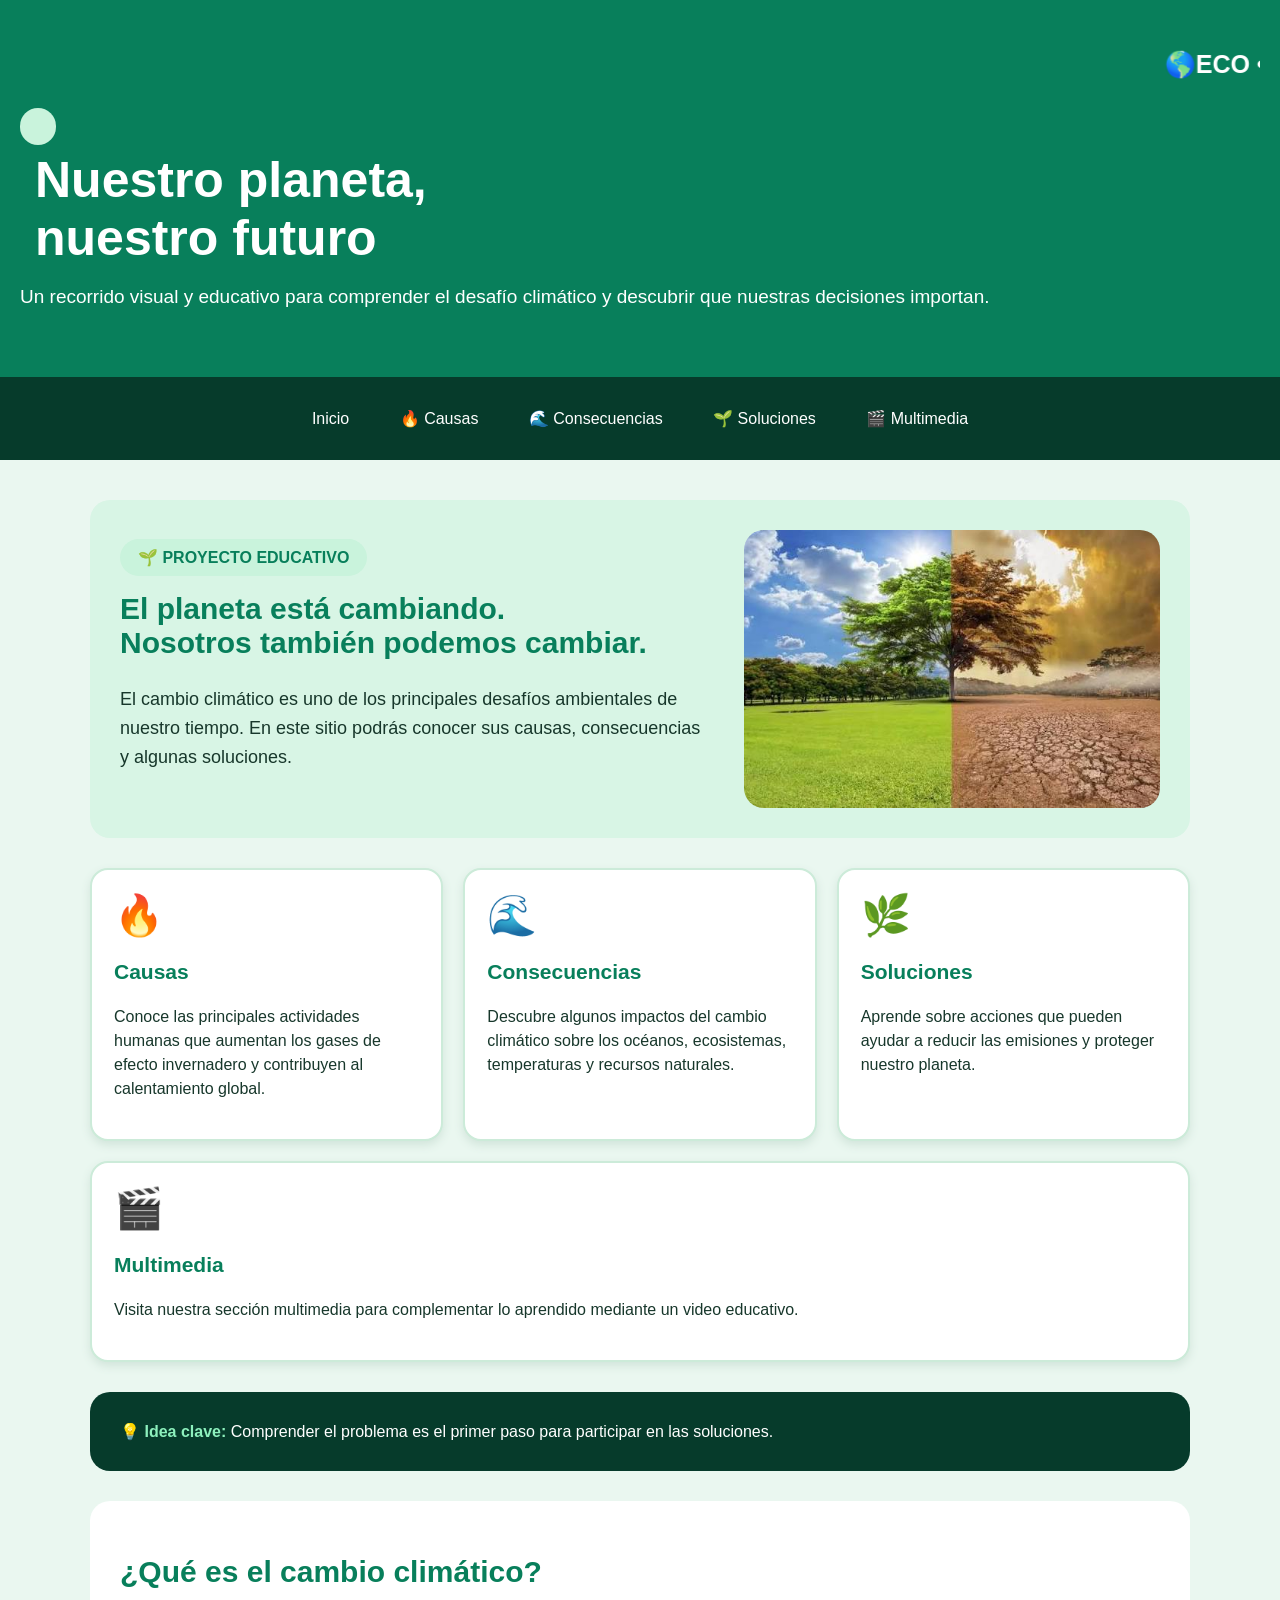
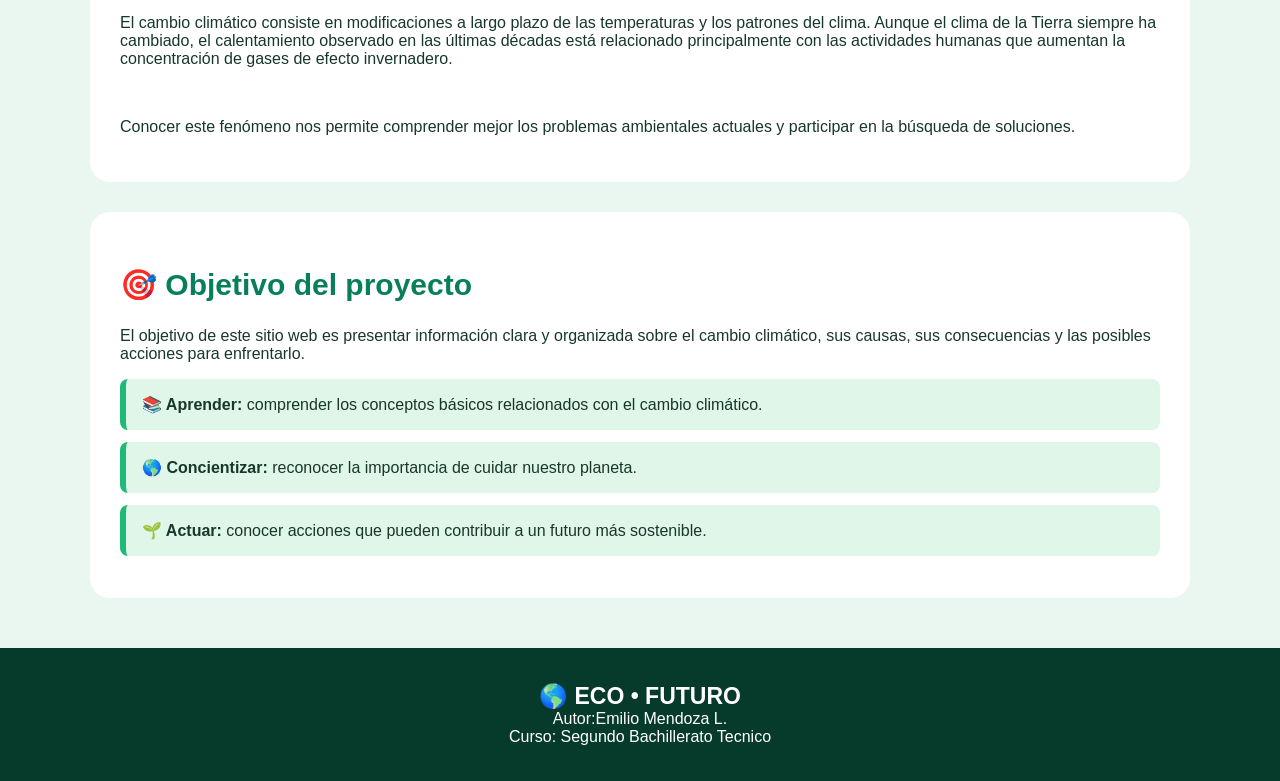
<file: index.html>
<!DOCTYPE html>
<html lang="es">

<head>
    <meta charset="UTF-8">
    <meta name="viewport"
          content="width=device-width, initial-scale=1.0">
    <title>Inicio | Cambio Climático</title>
    <link rel="stylesheet" href="style.css">
</head>

<body>
    <header>
        <marquee><div class="logo">
             🌎ECO • FUTURO
        </div></marquee>
        <div class="hero-wrap">
            <span class="badge">
            </span>
            <h1>
                Nuestro planeta,
                <br>
                nuestro futuro
            </h1>

            <p>
                Un recorrido visual y educativo para comprender
                el desafío climático y descubrir que nuestras
                decisiones importan.
            </p>
        </div>
    </header>
    <nav>

        <a href="index.html" class="activo">
            Inicio
        </a>
        <a href="Causas.html">
            🔥 Causas
        </a>
        <a href="consecuencias.html">
            🌊 Consecuencias
        </a>
        <a href="Soluciones.html">
            🌱 Soluciones
        </a>
        <a href="multimedia.html">
            🎬 Multimedia
        </a>
    </nav>

    <main>

        <section class="feature">
            <div>
                <span class="badge">
                    🌱 PROYECTO EDUCATIVO
                </span>
                <h2 class="section-title">
                    El planeta está cambiando.
                    <br>
                    Nosotros también podemos cambiar.
                </h2>
                <p class="intro">

                    El cambio climático es uno de los principales
                    desafíos ambientales de nuestro tiempo.
                    En este sitio podrás conocer sus causas,
                    consecuencias y algunas soluciones.
                </p>
            </div>

            <img
                src="./img/images.jfif"
                alt="Ilustración del planeta Tierra">

        </section>

        <div class="grid">


            <article class="card">
                <div class="icon">
                    🔥
                </div>
                <h3>
                    Causas
                </h3>
                <p>

                    Conoce las principales actividades humanas
                    que aumentan los gases de efecto invernadero
                    y contribuyen al calentamiento global.

                </p>
            </article>
            <article class="card">

                <div class="icon">
                    🌊
                </div>
                <h3>
                    Consecuencias
                </h3>
                <p>

                    Descubre algunos impactos del cambio climático
                    sobre los océanos, ecosistemas, temperaturas
                    y recursos naturales.

                </p>
            </article>
            <article class="card">
                <div class="icon">
                    🌿
                </div>
                <h3>
                    Soluciones
                </h3>
                <p>

                    Aprende sobre acciones que pueden ayudar
                    a reducir las emisiones y proteger
                    nuestro planeta.

                </p>

            </article>
            <article class="card">
                <div class="icon">
                    🎬
                </div>
                <h3>
                    Multimedia
                </h3>
                <p>

                    Visita nuestra sección multimedia para
                    complementar lo aprendido mediante
                    un video educativo.

                </p>

            </article>
        </div>

        <div class="callout">
            <strong>
                💡 Idea clave:
            </strong>
            Comprender el problema es el primer paso
            para participar en las soluciones.

        </div>

        <section>
            <h2 class="section-title">
                ¿Qué es el cambio climático?
            </h2>
            <p>

                El cambio climático consiste en modificaciones
                a largo plazo de las temperaturas y los patrones
                del clima. Aunque el clima de la Tierra siempre
                ha cambiado, el calentamiento observado en las
                últimas décadas está relacionado principalmente
                con las actividades humanas que aumentan la
                concentración de gases de efecto invernadero.

            </p>
            <br>
            <p>

                Conocer este fenómeno nos permite comprender
                mejor los problemas ambientales actuales y
                participar en la búsqueda de soluciones.

            </p>

        </section>
        <section>

            <h2 class="section-title">
                🎯 Objetivo del proyecto
            </h2>
            <p>

                El objetivo de este sitio web es presentar
                información clara y organizada sobre el cambio
                climático, sus causas, sus consecuencias y
                las posibles acciones para enfrentarlo.

            </p>
            <div class="list">
                <div>
                    <strong>
                        📚 Aprender:
                    </strong>

                    comprender los conceptos básicos
                    relacionados con el cambio climático.
                </div>
                <div>
                    <strong>
                        🌎 Concientizar:
                    </strong>

                    reconocer la importancia de cuidar
                    nuestro planeta.
                </div>
                <div>
                    <strong>
                        🌱 Actuar:
                    </strong>

                    conocer acciones que pueden contribuir
                    a un futuro más sostenible.
                </div>
            </div>
        </section>
    </main>
    <footer>

        <div class="footer-mark">
            🌎 ECO • FUTURO
        </div>

        <div class="small">

            Autor:Emilio Mendoza L.
            <br>
            Curso: Segundo Bachillerato Tecnico

        </div>
    </footer>
</body>
</html>
</file>
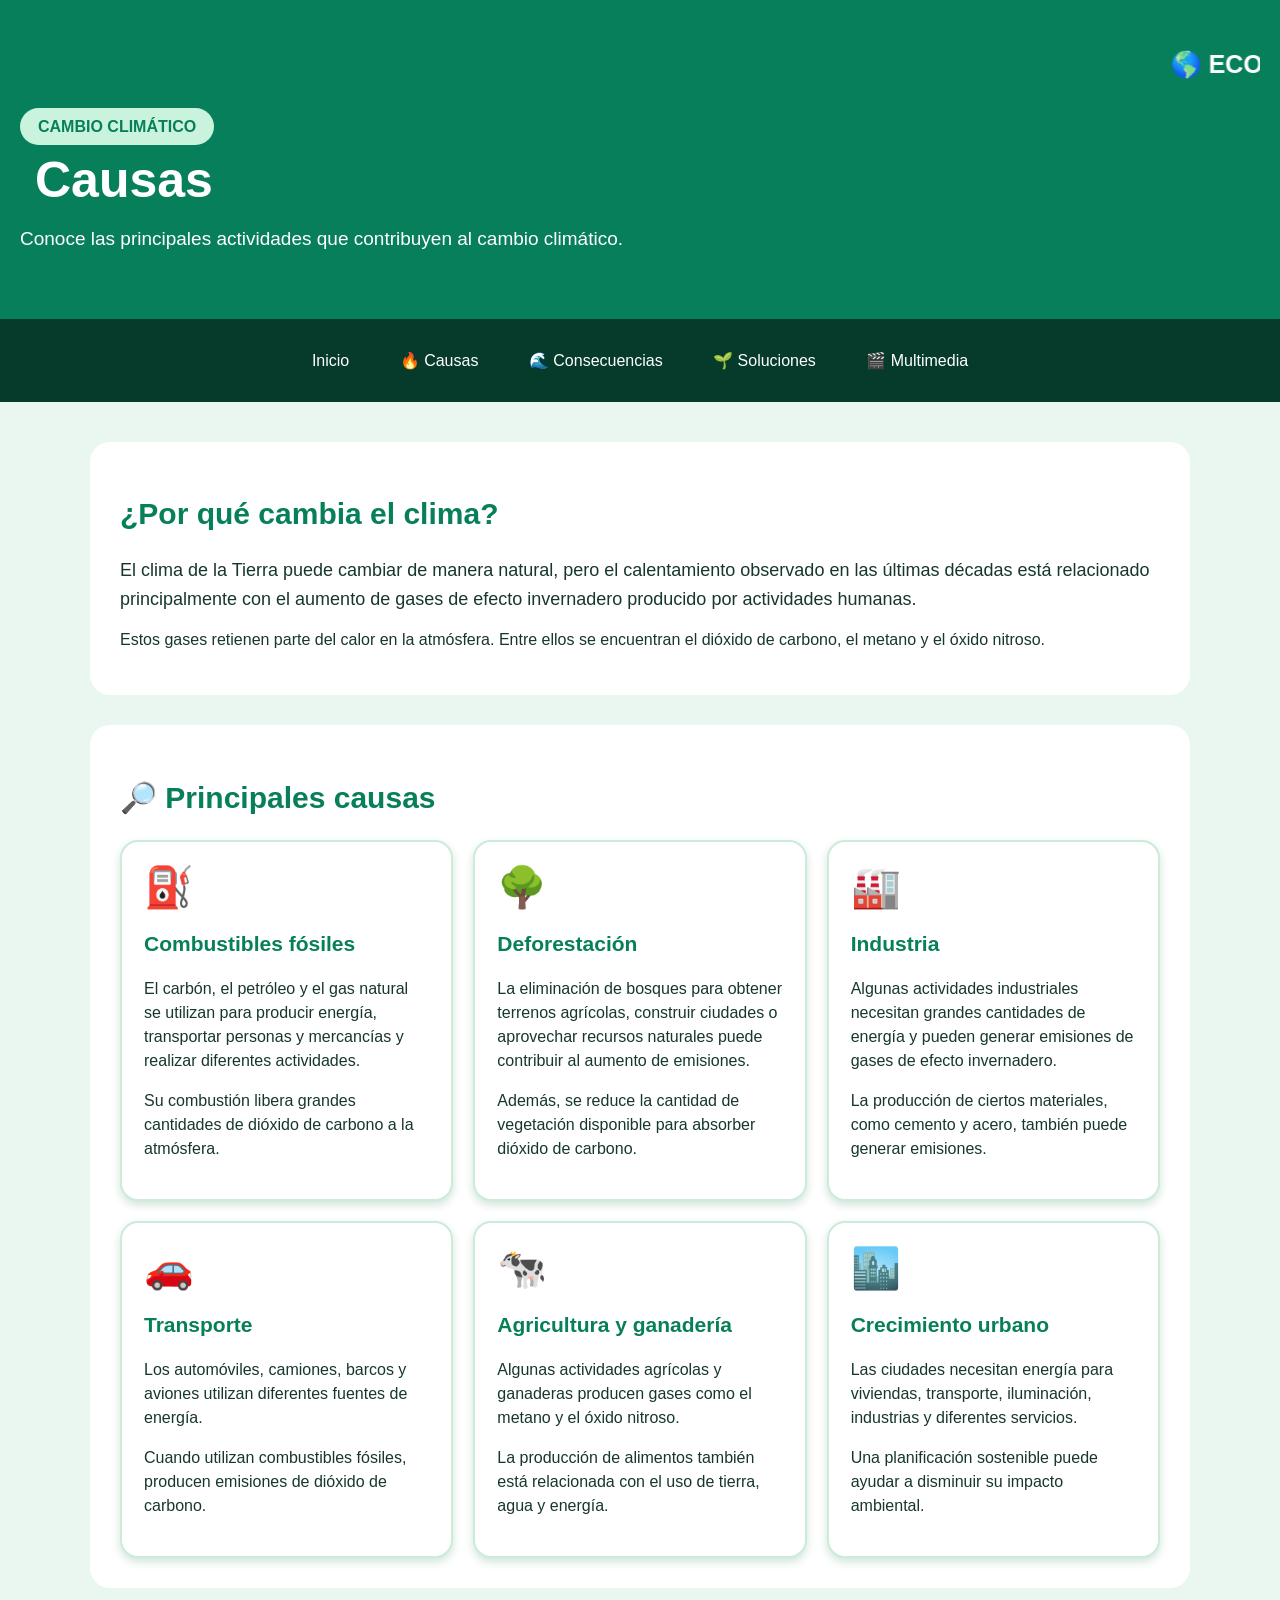
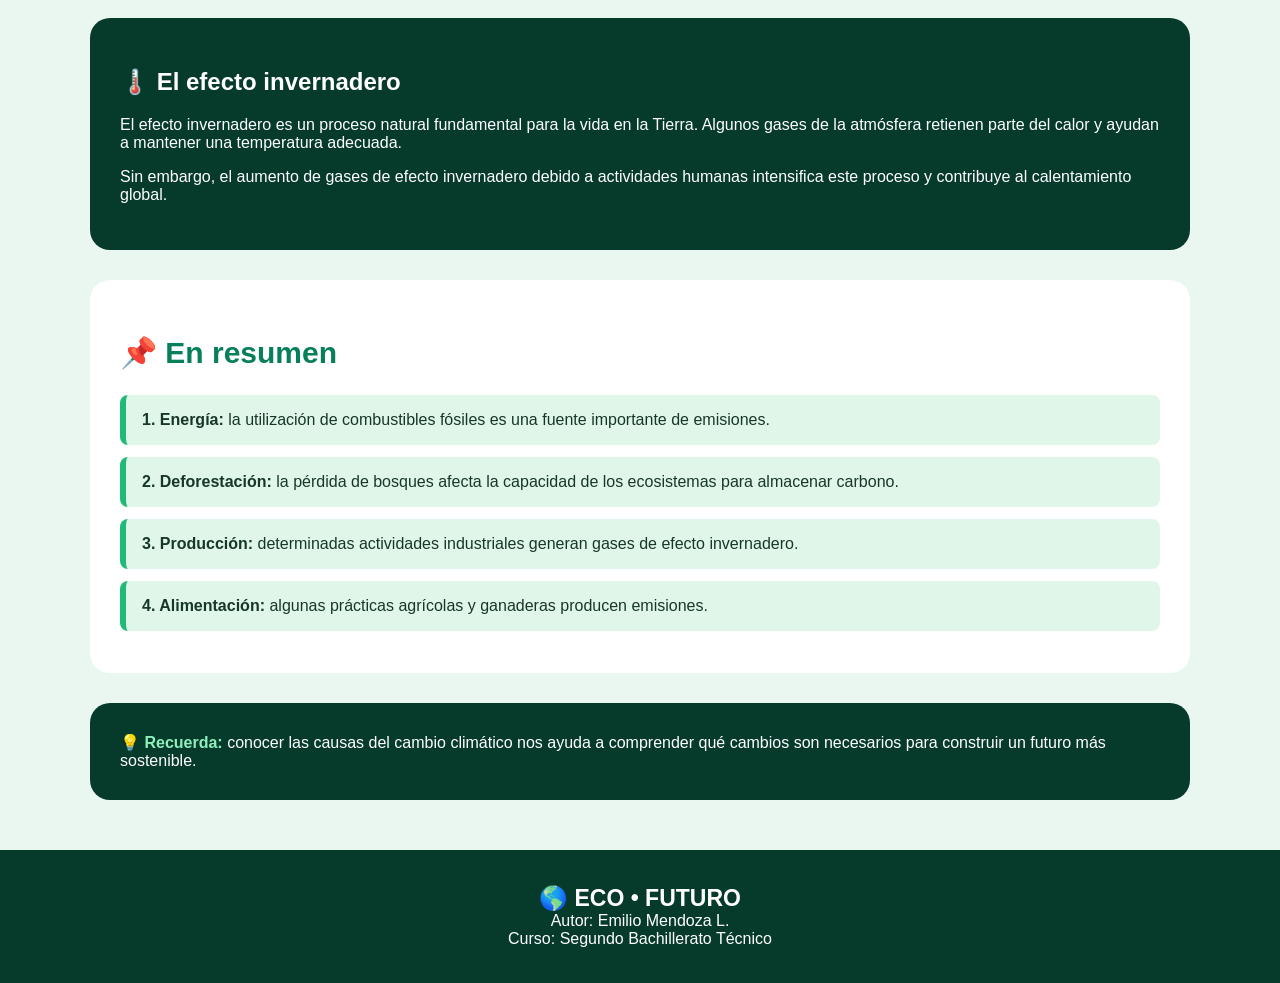
<file: Causas.html>
<!DOCTYPE html>
<html lang="es">

<head>
    <meta charset="UTF-8">
    <meta name="viewport" content="width=device-width, initial-scale=1.0">
    <title>Causas | Cambio Climático</title>
    <link rel="stylesheet" href="style.css">
</head>

<body>

    <header>

        <marquee>
            <div class="logo">🌎 ECO • FUTURO</div>
        </marquee>

        <div class="hero-wrap">

            <span class="badge">CAMBIO CLIMÁTICO</span>

            <h1>Causas</h1>

            <p>
                Conoce las principales actividades que contribuyen al cambio climático.
            </p>

        </div>

    </header>


    <nav>

        <a href="index.html">Inicio</a>

        <a href="Causas.html" class="activo">🔥 Causas</a>

        <a href="consecuencias.html">🌊 Consecuencias</a>

        <a href="Soluciones.html">🌱 Soluciones</a>

        <a href="multimedia.html">🎬 Multimedia</a>

    </nav>


    <main>

        <section>

            <h2 class="section-title">
                ¿Por qué cambia el clima?
            </h2>

            <p class="intro">
                El clima de la Tierra puede cambiar de manera natural, pero el calentamiento observado en las últimas décadas está relacionado principalmente con el aumento de gases de efecto invernadero producido por actividades humanas.
            </p>

            <p>
                Estos gases retienen parte del calor en la atmósfera. Entre ellos se encuentran el dióxido de carbono, el metano y el óxido nitroso.
            </p>

        </section>


        <section>

            <h2 class="section-title">
                🔎 Principales causas
            </h2>

            <div class="grid">

                <article class="card">

                    <div class="icon">⛽</div>

                    <h3>Combustibles fósiles</h3>

                    <p>
                        El carbón, el petróleo y el gas natural se utilizan para producir energía, transportar personas y mercancías y realizar diferentes actividades.
                    </p>

                    <p>
                        Su combustión libera grandes cantidades de dióxido de carbono a la atmósfera.
                    </p>

                </article>


                <article class="card">

                    <div class="icon">🌳</div>

                    <h3>Deforestación</h3>

                    <p>
                        La eliminación de bosques para obtener terrenos agrícolas, construir ciudades o aprovechar recursos naturales puede contribuir al aumento de emisiones.
                    </p>

                    <p>
                        Además, se reduce la cantidad de vegetación disponible para absorber dióxido de carbono.
                    </p>

                </article>


                <article class="card">

                    <div class="icon">🏭</div>

                    <h3>Industria</h3>

                    <p>
                        Algunas actividades industriales necesitan grandes cantidades de energía y pueden generar emisiones de gases de efecto invernadero.
                    </p>

                    <p>
                        La producción de ciertos materiales, como cemento y acero, también puede generar emisiones.
                    </p>

                </article>


                <article class="card">

                    <div class="icon">🚗</div>

                    <h3>Transporte</h3>

                    <p>
                        Los automóviles, camiones, barcos y aviones utilizan diferentes fuentes de energía.
                    </p>

                    <p>
                        Cuando utilizan combustibles fósiles, producen emisiones de dióxido de carbono.
                    </p>

                </article>


                <article class="card">

                    <div class="icon">🐄</div>

                    <h3>Agricultura y ganadería</h3>

                    <p>
                        Algunas actividades agrícolas y ganaderas producen gases como el metano y el óxido nitroso.
                    </p>

                    <p>
                        La producción de alimentos también está relacionada con el uso de tierra, agua y energía.
                    </p>

                </article>


                <article class="card">

                    <div class="icon">🏙️</div>

                    <h3>Crecimiento urbano</h3>

                    <p>
                        Las ciudades necesitan energía para viviendas, transporte, iluminación, industrias y diferentes servicios.
                    </p>

                    <p>
                        Una planificación sostenible puede ayudar a disminuir su impacto ambiental.
                    </p>

                </article>

            </div>

        </section>


        <section class="callout">

            <h2>
                🌡️ El efecto invernadero
            </h2>

            <p>
                El efecto invernadero es un proceso natural fundamental para la vida en la Tierra. Algunos gases de la atmósfera retienen parte del calor y ayudan a mantener una temperatura adecuada.
            </p>

            <p>
                Sin embargo, el aumento de gases de efecto invernadero debido a actividades humanas intensifica este proceso y contribuye al calentamiento global.
            </p>

        </section>


        <section>

            <h2 class="section-title">
                📌 En resumen
            </h2>

            <div class="list">

                <div>
                    <strong>1. Energía:</strong>
                    la utilización de combustibles fósiles es una fuente importante de emisiones.
                </div>

                <div>
                    <strong>2. Deforestación:</strong>
                    la pérdida de bosques afecta la capacidad de los ecosistemas para almacenar carbono.
                </div>

                <div>
                    <strong>3. Producción:</strong>
                    determinadas actividades industriales generan gases de efecto invernadero.
                </div>

                <div>
                    <strong>4. Alimentación:</strong>
                    algunas prácticas agrícolas y ganaderas producen emisiones.
                </div>

            </div>

        </section>


        <div class="callout">

            <strong>💡 Recuerda:</strong>

            conocer las causas del cambio climático nos ayuda a comprender qué cambios son necesarios para construir un futuro más sostenible.

        </div>

    </main>


    <footer>

        <div class="footer-mark">
            🌎 ECO • FUTURO
        </div>

        <div class="small">

            Autor: Emilio Mendoza L.

            <br>

            Curso: Segundo Bachillerato Técnico

        </div>

    </footer>

</body>

</html>
</file>
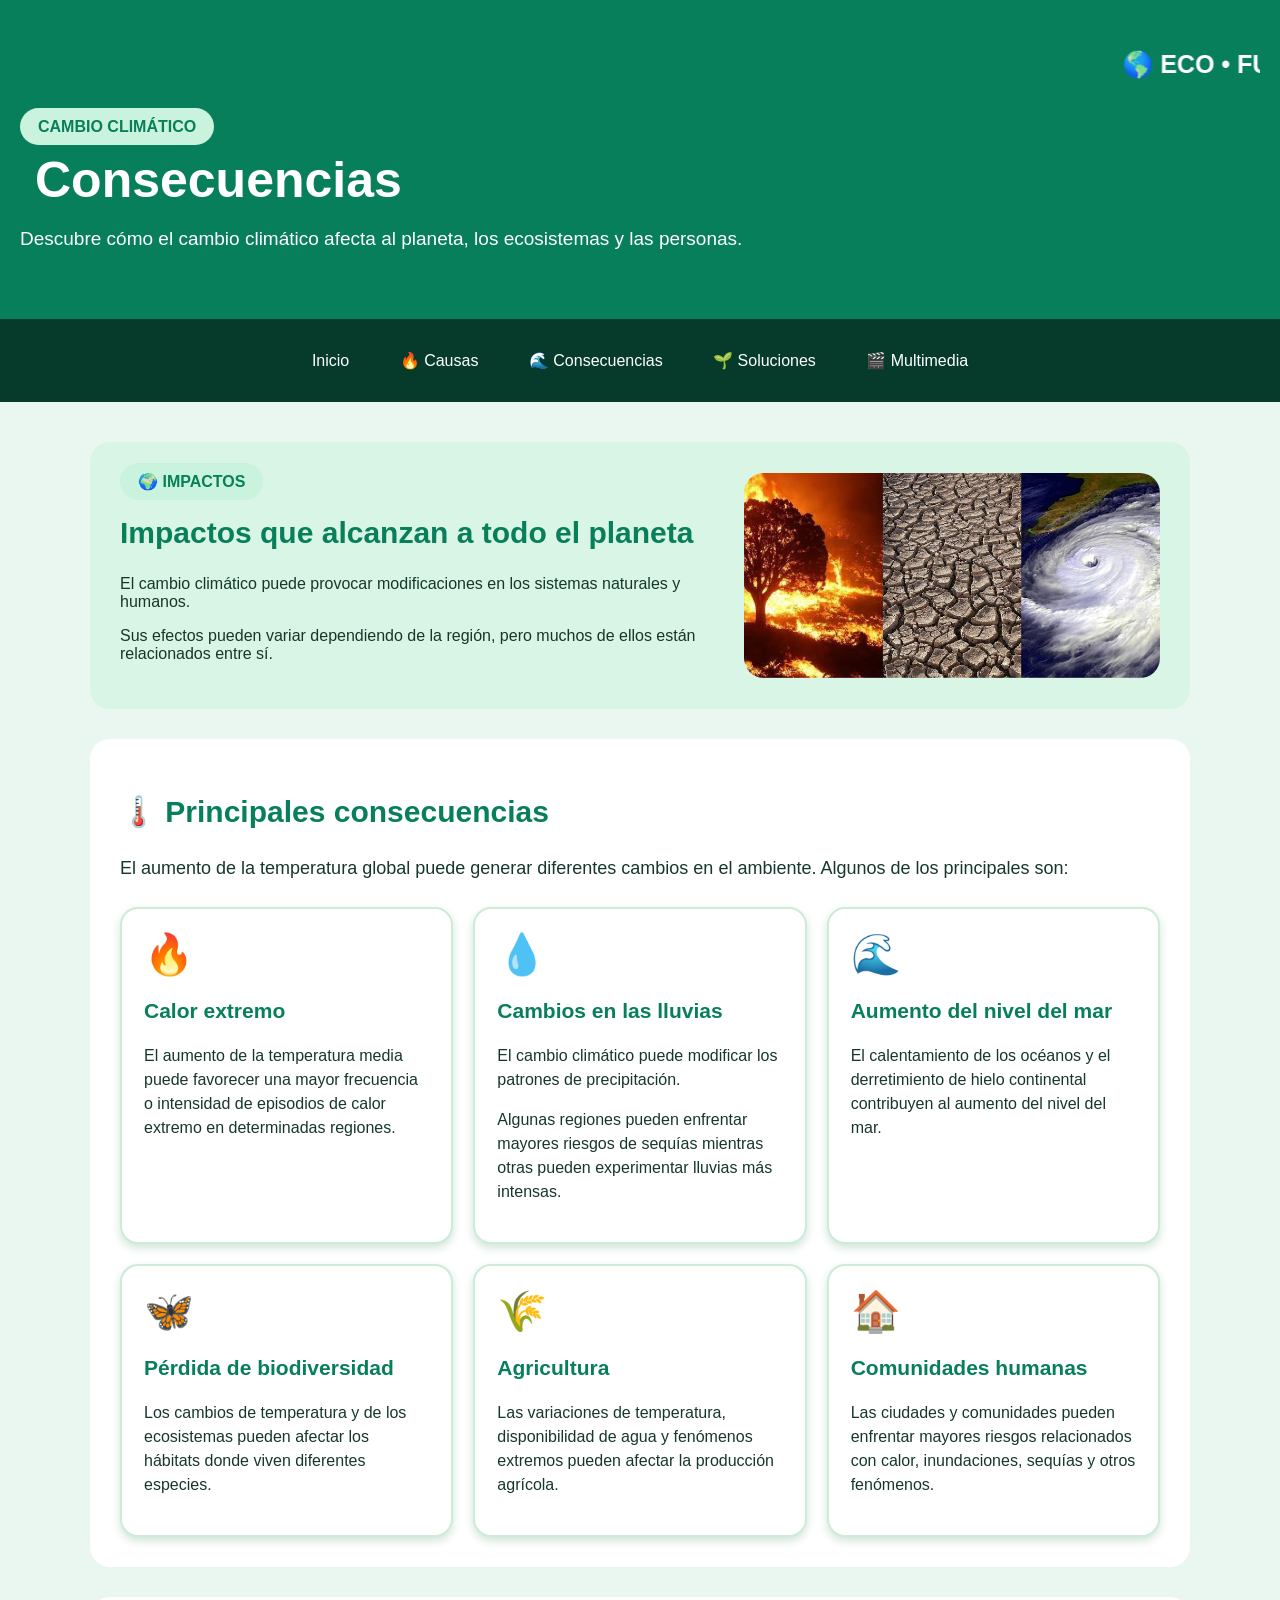
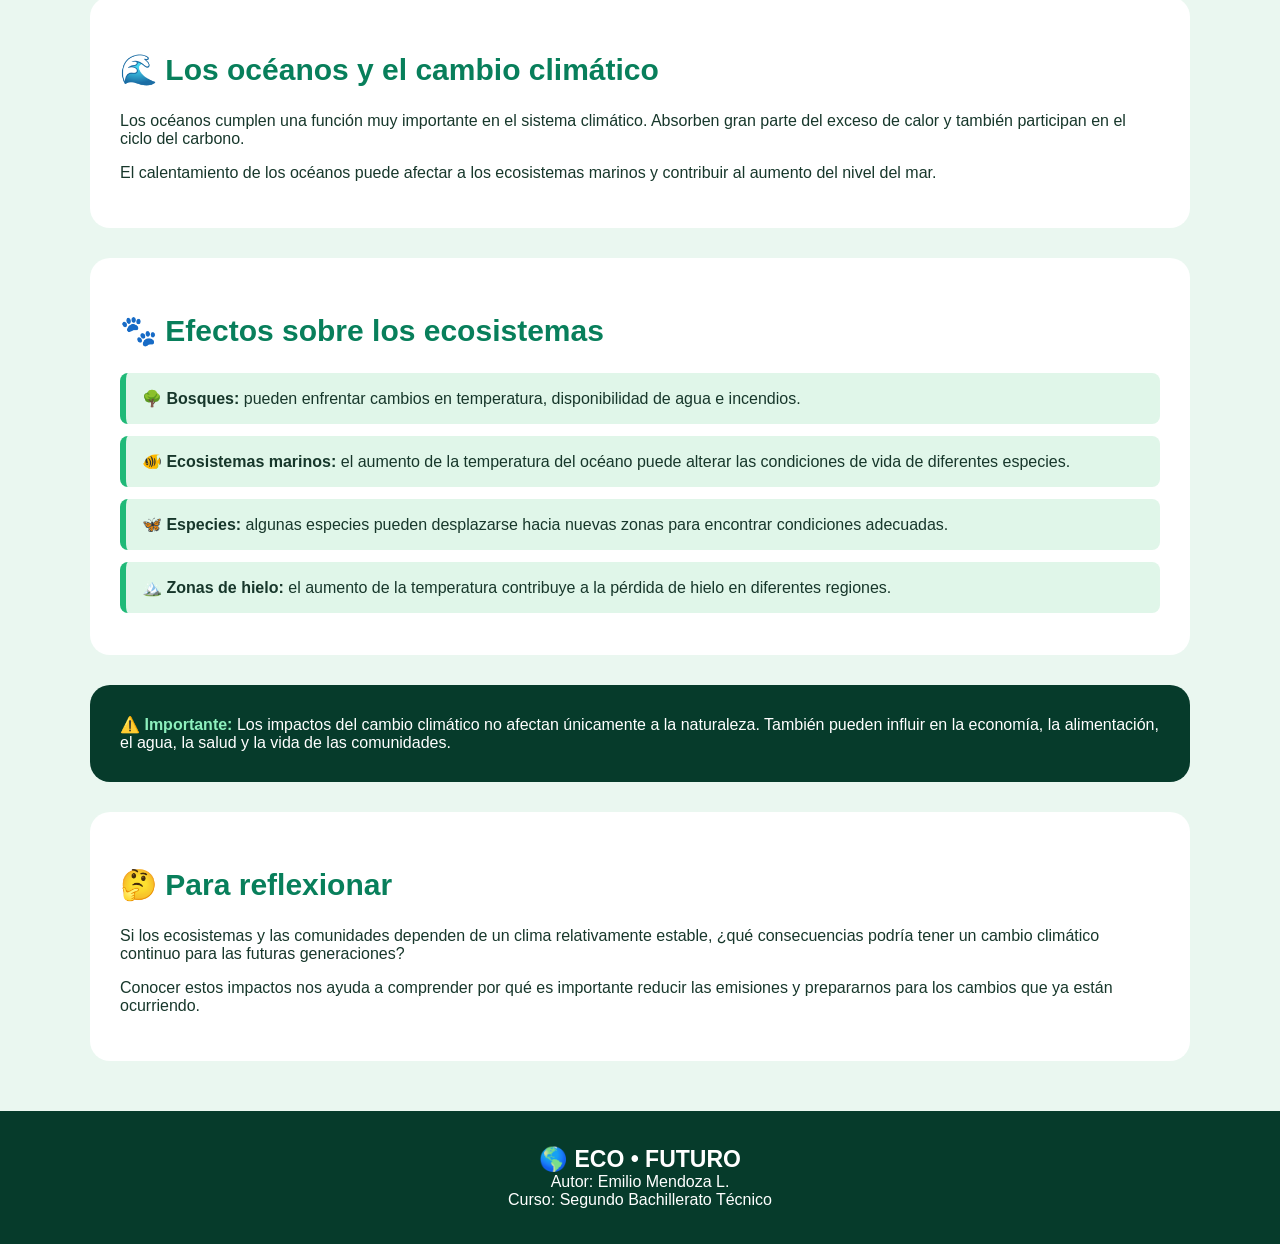
<file: consecuencias.html>
<!DOCTYPE html>

<html lang="es">

<head>

    <meta charset="UTF-8">

    <meta name="viewport" content="width=device-width, initial-scale=1.0">

    <title>Consecuencias | Cambio Climático</title>

    <link rel="stylesheet" href="style.css">

</head>


<body>


    <header>

        <marquee>

            <div class="logo">
                🌎 ECO • FUTURO
            </div>

        </marquee>


        <div class="hero-wrap">

            <span class="badge">
                CAMBIO CLIMÁTICO
            </span>

            <h1>
                Consecuencias
            </h1>

            <p>
                Descubre cómo el cambio climático afecta al planeta, los ecosistemas y las personas.
            </p>

        </div>

    </header>


    <nav>

        <a href="index.html">
            Inicio
        </a>

        <a href="Causas.html">
            🔥 Causas
        </a>

        <a href="consecuencias.html" class="activo">
            🌊 Consecuencias
        </a>

        <a href="Soluciones.html">
            🌱 Soluciones
        </a>

        <a href="multimedia.html">
            🎬 Multimedia
        </a>

    </nav>


    <main>


        <section class="feature">

            <div>

                <span class="badge">
                    🌍 IMPACTOS
                </span>

                <h2 class="section-title">
                    Impactos que alcanzan a todo el planeta
                </h2>

                <p>
                    El cambio climático puede provocar modificaciones en los sistemas naturales y humanos.
                </p>

                <p>
                    Sus efectos pueden variar dependiendo de la región, pero muchos de ellos están relacionados entre sí.
                </p>

            </div>


            <img
                src="./img/images (1).jfif"
                alt="Ilustración de los impactos del cambio climático"
            >

        </section>


        <section>

            <h2 class="section-title">
                🌡️ Principales consecuencias
            </h2>

            <p class="intro">
                El aumento de la temperatura global puede generar diferentes cambios en el ambiente. Algunos de los principales son:
            </p>


            <div class="grid">


                <article class="card">

                    <div class="icon">
                        🔥
                    </div>

                    <h3>
                        Calor extremo
                    </h3>

                    <p>
                        El aumento de la temperatura media puede favorecer una mayor frecuencia o intensidad de episodios de calor extremo en determinadas regiones.
                    </p>

                </article>


                <article class="card">

                    <div class="icon">
                        💧
                    </div>

                    <h3>
                        Cambios en las lluvias
                    </h3>

                    <p>
                        El cambio climático puede modificar los patrones de precipitación.
                    </p>

                    <p>
                        Algunas regiones pueden enfrentar mayores riesgos de sequías mientras otras pueden experimentar lluvias más intensas.
                    </p>

                </article>


                <article class="card">

                    <div class="icon">
                        🌊
                    </div>

                    <h3>
                        Aumento del nivel del mar
                    </h3>

                    <p>
                        El calentamiento de los océanos y el derretimiento de hielo continental contribuyen al aumento del nivel del mar.
                    </p>

                </article>


                <article class="card">

                    <div class="icon">
                        🦋
                    </div>

                    <h3>
                        Pérdida de biodiversidad
                    </h3>

                    <p>
                        Los cambios de temperatura y de los ecosistemas pueden afectar los hábitats donde viven diferentes especies.
                    </p>

                </article>


                <article class="card">

                    <div class="icon">
                        🌾
                    </div>

                    <h3>
                        Agricultura
                    </h3>

                    <p>
                        Las variaciones de temperatura, disponibilidad de agua y fenómenos extremos pueden afectar la producción agrícola.
                    </p>

                </article>


                <article class="card">

                    <div class="icon">
                        🏠
                    </div>

                    <h3>
                        Comunidades humanas
                    </h3>

                    <p>
                        Las ciudades y comunidades pueden enfrentar mayores riesgos relacionados con calor, inundaciones, sequías y otros fenómenos.
                    </p>

                </article>


            </div>

        </section>


        <section>

            <h2 class="section-title">
                🌊 Los océanos y el cambio climático
            </h2>

            <p>
                Los océanos cumplen una función muy importante en el sistema climático. Absorben gran parte del exceso de calor y también participan en el ciclo del carbono.
            </p>

            <p>
                El calentamiento de los océanos puede afectar a los ecosistemas marinos y contribuir al aumento del nivel del mar.
            </p>

        </section>


        <section>

            <h2 class="section-title">
                🐾 Efectos sobre los ecosistemas
            </h2>


            <div class="list">


                <div>

                    <strong>
                        🌳 Bosques:
                    </strong>

                    pueden enfrentar cambios en temperatura, disponibilidad de agua e incendios.

                </div>


                <div>

                    <strong>
                        🐠 Ecosistemas marinos:
                    </strong>

                    el aumento de la temperatura del océano puede alterar las condiciones de vida de diferentes especies.

                </div>


                <div>

                    <strong>
                        🦋 Especies:
                    </strong>

                    algunas especies pueden desplazarse hacia nuevas zonas para encontrar condiciones adecuadas.

                </div>


                <div>

                    <strong>
                        🏔️ Zonas de hielo:
                    </strong>

                    el aumento de la temperatura contribuye a la pérdida de hielo en diferentes regiones.

                </div>


            </div>

        </section>


        <div class="callout">

            <strong>
                ⚠️ Importante:
            </strong>

            Los impactos del cambio climático no afectan únicamente a la naturaleza. También pueden influir en la economía, la alimentación, el agua, la salud y la vida de las comunidades.

        </div>


        <section>

            <h2 class="section-title">
                🤔 Para reflexionar
            </h2>

            <p>
                Si los ecosistemas y las comunidades dependen de un clima relativamente estable, ¿qué consecuencias podría tener un cambio climático continuo para las futuras generaciones?
            </p>

            <p>
                Conocer estos impactos nos ayuda a comprender por qué es importante reducir las emisiones y prepararnos para los cambios que ya están ocurriendo.
            </p>

        </section>


    </main>


    <footer>

        <div class="footer-mark">
            🌎 ECO • FUTURO
        </div>


        <div class="small">

            Autor: Emilio Mendoza L.

            <br>

            Curso: Segundo Bachillerato Técnico

        </div>

    </footer>


</body>

</html>
</file>
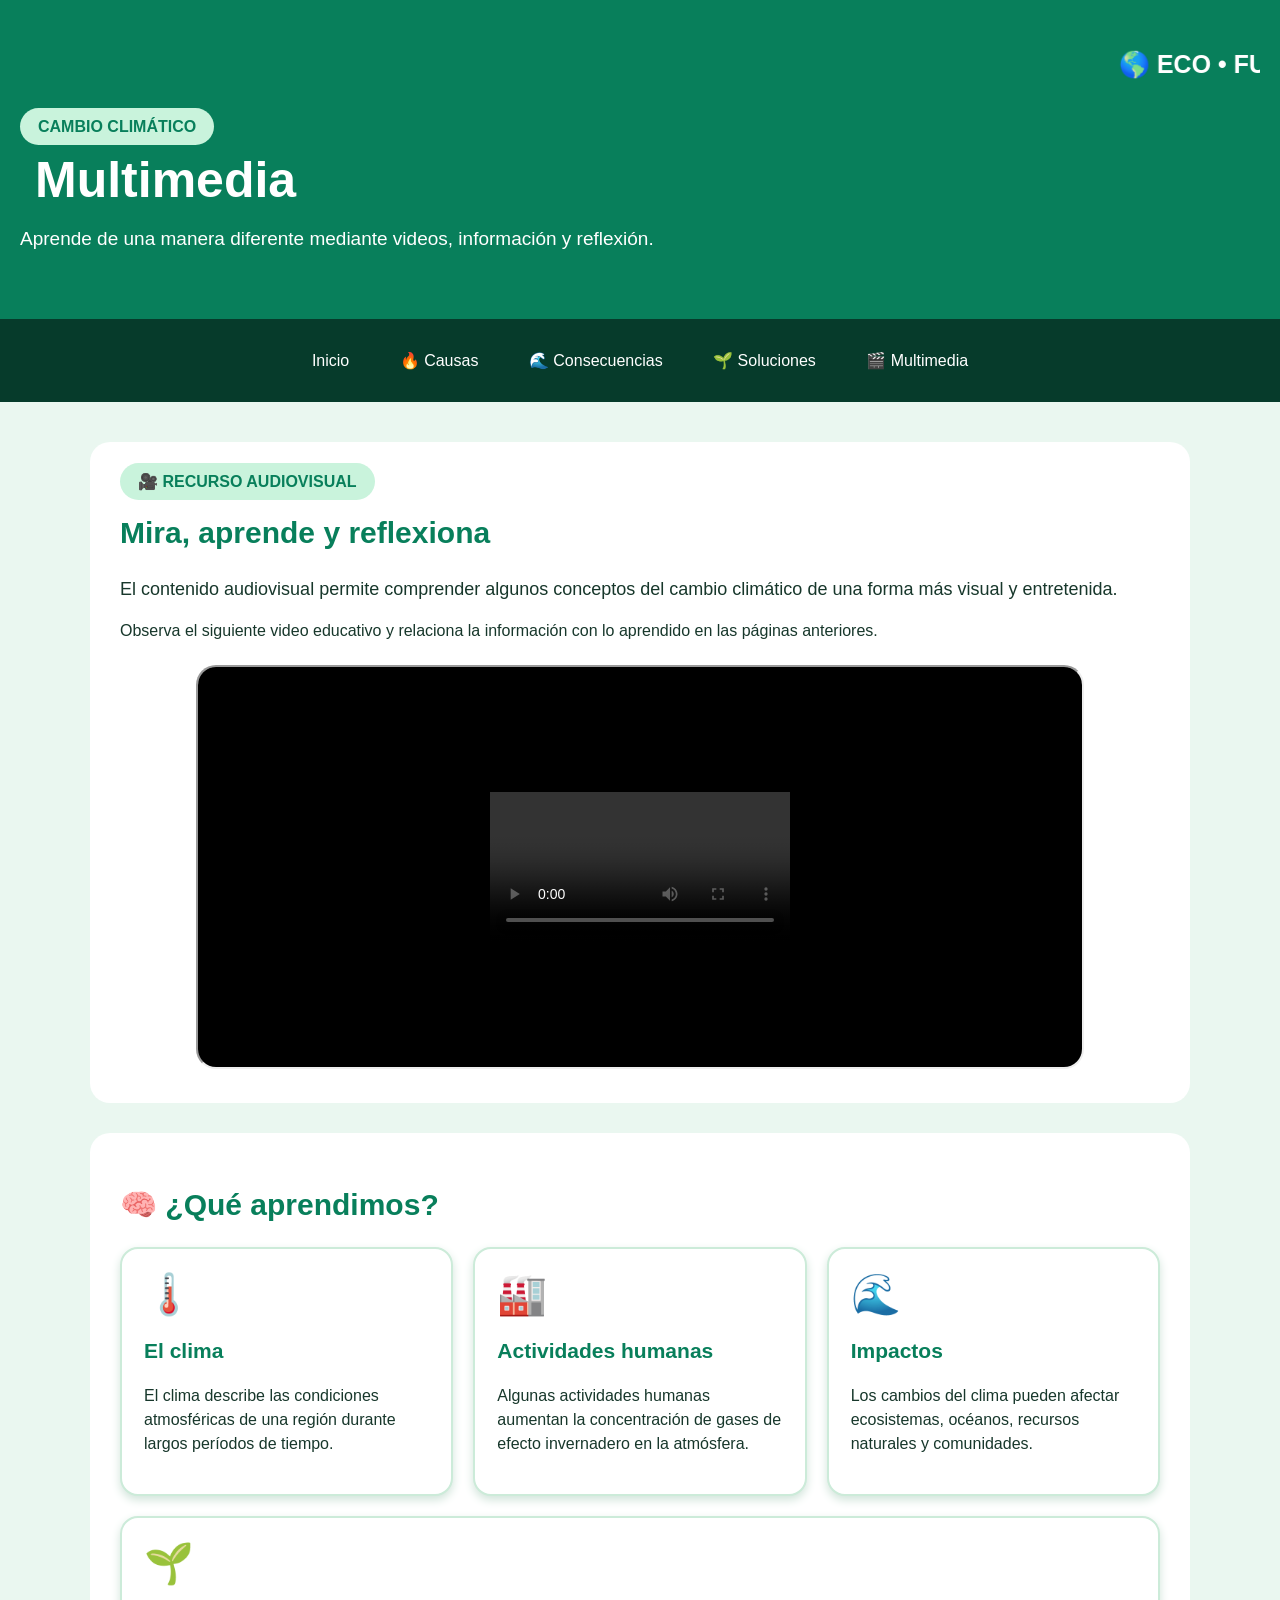
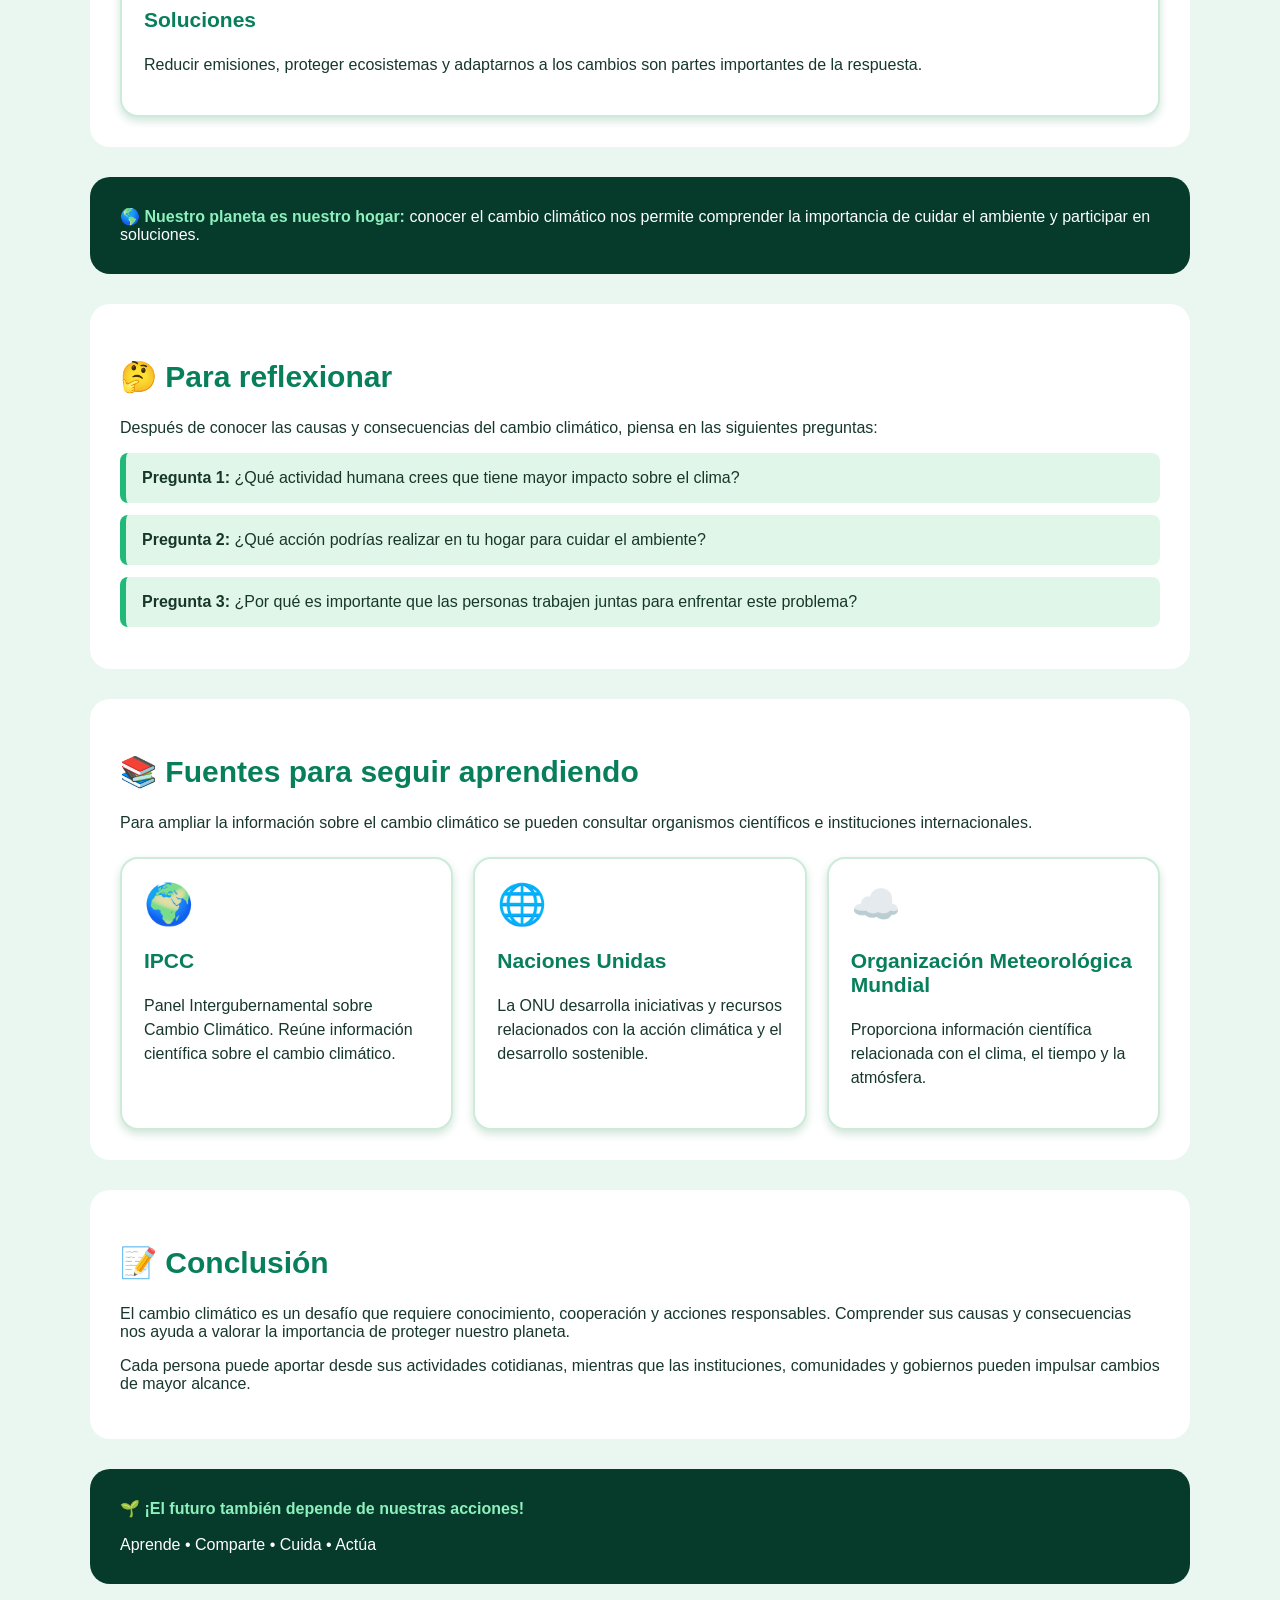
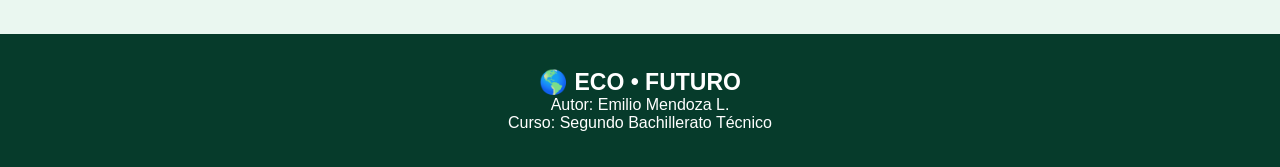
<file: multimedia.html>
<!DOCTYPE html>

<html lang="es">

<head>

    <meta charset="UTF-8">

    <meta name="viewport" content="width=device-width, initial-scale=1.0">

    <title>Multimedia | Cambio Climático</title>

    <link rel="stylesheet" href="style.css">

</head>


<body>


    <header>

        <marquee>

            <div class="logo">
                🌎 ECO • FUTURO
            </div>

        </marquee>


        <div class="hero-wrap">

            <span class="badge">
                CAMBIO CLIMÁTICO
            </span>

            <h1>
                Multimedia
            </h1>

            <p>
                Aprende de una manera diferente mediante videos, información y reflexión.
            </p>

        </div>

    </header>


    <nav>

        <a href="index.html">
            Inicio
        </a>

        <a href="Causas.html">
            🔥 Causas
        </a>

        <a href="consecuencias.html">
            🌊 Consecuencias
        </a>

        <a href="Soluciones.html">
            🌱 Soluciones
        </a>

        <a href="multimedia.html" class="activo">
            🎬 Multimedia
        </a>

    </nav>


    <main>


        <section>

            <span class="badge">
                🎥 RECURSO AUDIOVISUAL
            </span>

            <h2 class="section-title">
                Mira, aprende y reflexiona
            </h2>

            <p class="intro">
                El contenido audiovisual permite comprender algunos conceptos del cambio climático de una forma más visual y entretenida.
            </p>

            <p>
                Observa el siguiente video educativo y relaciona la información con lo aprendido en las páginas anteriores.
            </p>


            <div class="video">

                <iframe
                    src="./recursos/🔥Cambio Climático, Calentamiento Global, Efecto Invernadero⛅️ [Fácil y Rápido] _ BIOLOGÍA _.mp4"
                    title="Video educativo sobre el cambio climático"
                    allowfullscreen>
                </iframe>

            </div>

        </section>


        <section>

            <h2 class="section-title">
                🧠 ¿Qué aprendimos?
            </h2>


            <div class="grid">


                <article class="card">

                    <div class="icon">
                        🌡️
                    </div>

                    <h3>
                        El clima
                    </h3>

                    <p>
                        El clima describe las condiciones atmosféricas de una región durante largos períodos de tiempo.
                    </p>

                </article>


                <article class="card">

                    <div class="icon">
                        🏭
                    </div>

                    <h3>
                        Actividades humanas
                    </h3>

                    <p>
                        Algunas actividades humanas aumentan la concentración de gases de efecto invernadero en la atmósfera.
                    </p>

                </article>


                <article class="card">

                    <div class="icon">
                        🌊
                    </div>

                    <h3>
                        Impactos
                    </h3>

                    <p>
                        Los cambios del clima pueden afectar ecosistemas, océanos, recursos naturales y comunidades.
                    </p>

                </article>


                <article class="card">

                    <div class="icon">
                        🌱
                    </div>

                    <h3>
                        Soluciones
                    </h3>

                    <p>
                        Reducir emisiones, proteger ecosistemas y adaptarnos a los cambios son partes importantes de la respuesta.
                    </p>

                </article>


            </div>

        </section>


        <div class="callout">

            <strong>
                🌎 Nuestro planeta es nuestro hogar:
            </strong>

            conocer el cambio climático nos permite comprender la importancia de cuidar el ambiente y participar en soluciones.

        </div>


        <section>

            <h2 class="section-title">
                🤔 Para reflexionar
            </h2>

            <p>
                Después de conocer las causas y consecuencias del cambio climático, piensa en las siguientes preguntas:
            </p>


            <div class="list">


                <div>

                    <strong>
                        Pregunta 1:
                    </strong>

                    ¿Qué actividad humana crees que tiene mayor impacto sobre el clima?

                </div>


                <div>

                    <strong>
                        Pregunta 2:
                    </strong>

                    ¿Qué acción podrías realizar en tu hogar para cuidar el ambiente?

                </div>


                <div>

                    <strong>
                        Pregunta 3:
                    </strong>

                    ¿Por qué es importante que las personas trabajen juntas para enfrentar este problema?

                </div>


            </div>

        </section>


        <section>

            <h2 class="section-title">
                📚 Fuentes para seguir aprendiendo
            </h2>

            <p>
                Para ampliar la información sobre el cambio climático se pueden consultar organismos científicos e instituciones internacionales.
            </p>


            <div class="grid">


                <article class="card">

                    <div class="icon">
                        🌍
                    </div>

                    <h3>
                        IPCC
                    </h3>

                    <p>
                        Panel Intergubernamental sobre Cambio Climático. Reúne información científica sobre el cambio climático.
                    </p>

                </article>


                <article class="card">

                    <div class="icon">
                        🌐
                    </div>

                    <h3>
                        Naciones Unidas
                    </h3>

                    <p>
                        La ONU desarrolla iniciativas y recursos relacionados con la acción climática y el desarrollo sostenible.
                    </p>

                </article>


                <article class="card">

                    <div class="icon">
                        ☁️
                    </div>

                    <h3>
                        Organización Meteorológica Mundial
                    </h3>

                    <p>
                        Proporciona información científica relacionada con el clima, el tiempo y la atmósfera.
                    </p>

                </article>


            </div>

        </section>


        <section>

            <h2 class="section-title">
                📝 Conclusión
            </h2>

            <p>
                El cambio climático es un desafío que requiere conocimiento, cooperación y acciones responsables. Comprender sus causas y consecuencias nos ayuda a valorar la importancia de proteger nuestro planeta.
            </p>

            <p>
                Cada persona puede aportar desde sus actividades cotidianas, mientras que las instituciones, comunidades y gobiernos pueden impulsar cambios de mayor alcance.
            </p>

        </section>


        <div class="callout">

            <strong>
                🌱 ¡El futuro también depende de nuestras acciones!
            </strong>

            <br>
            <br>

            Aprende • Comparte • Cuida • Actúa

        </div>


    </main>


    <footer>

        <div class="footer-mark">
            🌎 ECO • FUTURO
        </div>


        <div class="small">

            Autor: Emilio Mendoza L.

            <br>

            Curso: Segundo Bachillerato Técnico

        </div>

    </footer>


</body>

</html>
</file>
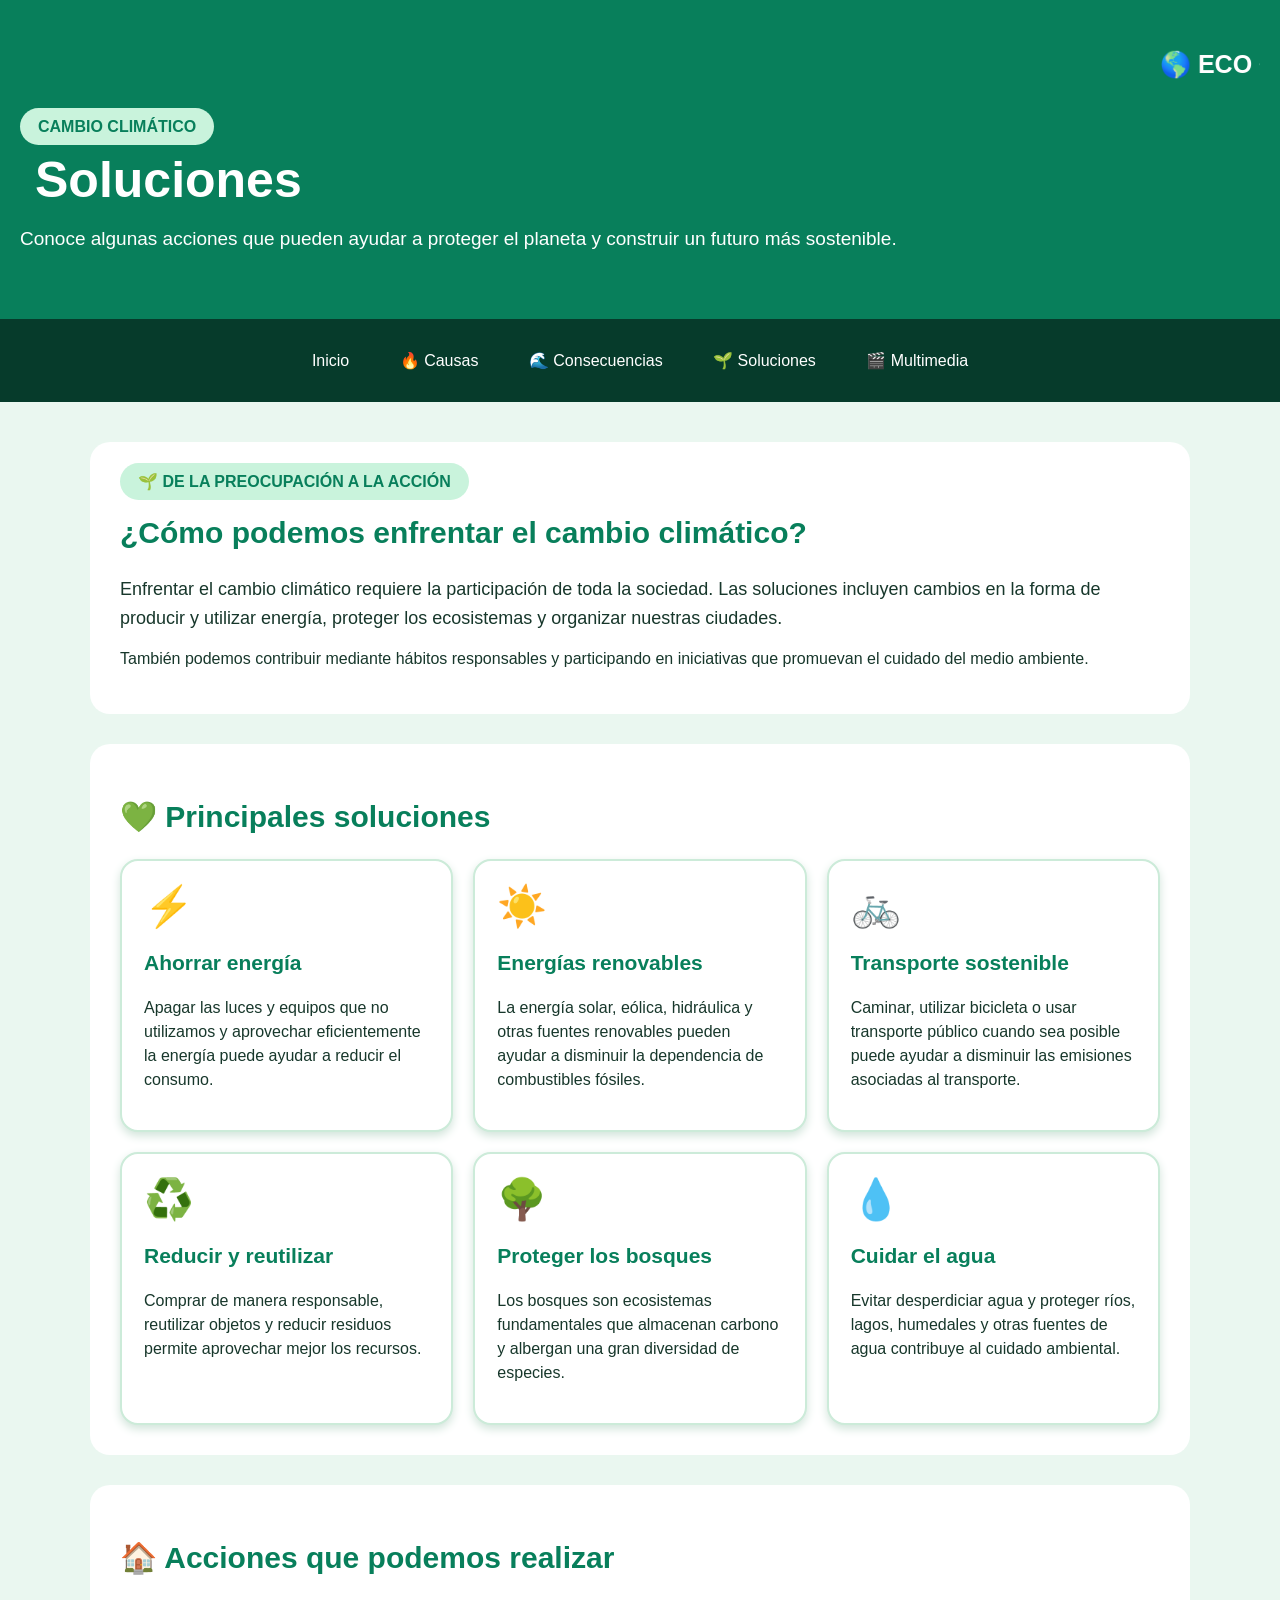
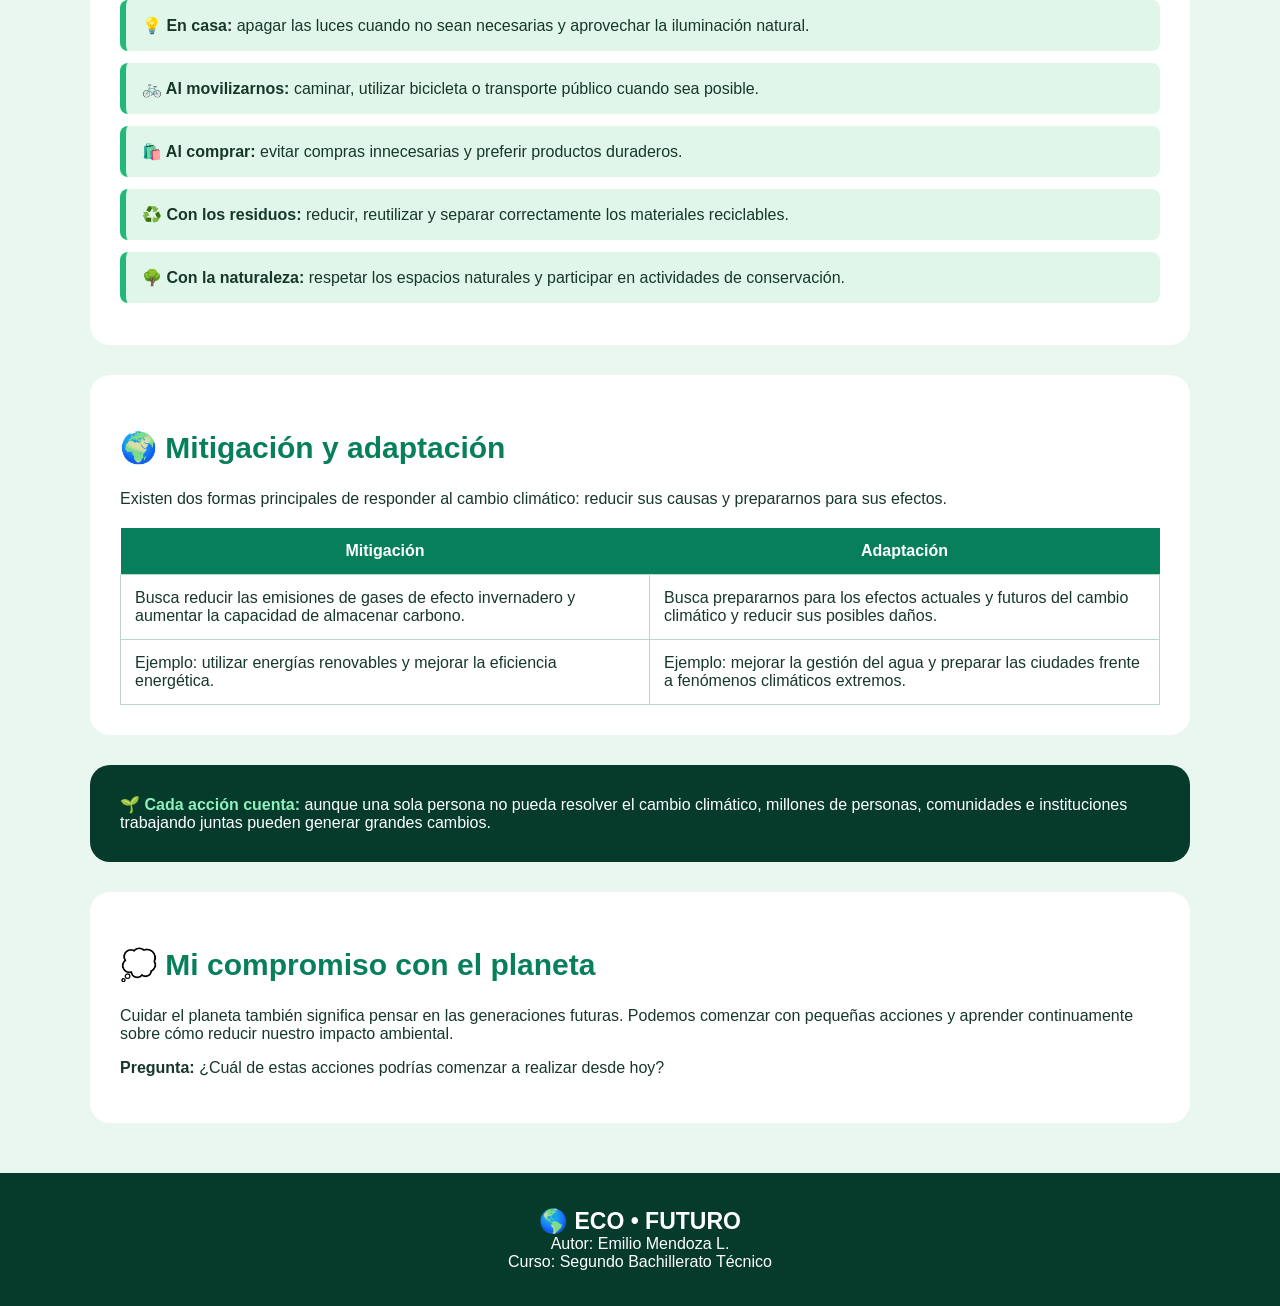
<file: Soluciones.html>
<!DOCTYPE html>

<html lang="es">

<head>

    <meta charset="UTF-8">

    <meta name="viewport" content="width=device-width, initial-scale=1.0">

    <title>Soluciones | Cambio Climático</title>

    <link rel="stylesheet" href="style.css">

</head>


<body>


    <header>

        <marquee>

            <div class="logo">
                🌎 ECO • FUTURO
            </div>

        </marquee>


        <div class="hero-wrap">

            <span class="badge">
                CAMBIO CLIMÁTICO
            </span>

            <h1>
                Soluciones
            </h1>

            <p>
                Conoce algunas acciones que pueden ayudar a proteger el planeta y construir un futuro más sostenible.
            </p>

        </div>

    </header>


    <nav>

        <a href="index.html">
            Inicio
        </a>

        <a href="Causas.html">
            🔥 Causas
        </a>

        <a href="consecuencias.html">
            🌊 Consecuencias
        </a>

        <a href="Soluciones.html" class="activo">
            🌱 Soluciones
        </a>

        <a href="multimedia.html">
            🎬 Multimedia
        </a>

    </nav>


    <main>


        <section>

            <span class="badge">
                🌱 DE LA PREOCUPACIÓN A LA ACCIÓN
            </span>

            <h2 class="section-title">
                ¿Cómo podemos enfrentar el cambio climático?
            </h2>

            <p class="intro">
                Enfrentar el cambio climático requiere la participación de toda la sociedad. Las soluciones incluyen cambios en la forma de producir y utilizar energía, proteger los ecosistemas y organizar nuestras ciudades.
            </p>

            <p>
                También podemos contribuir mediante hábitos responsables y participando en iniciativas que promuevan el cuidado del medio ambiente.
            </p>

        </section>


        <section>

            <h2 class="section-title">
                💚 Principales soluciones
            </h2>


            <div class="grid">


                <article class="card">

                    <div class="icon">
                        ⚡
                    </div>

                    <h3>
                        Ahorrar energía
                    </h3>

                    <p>
                        Apagar las luces y equipos que no utilizamos y aprovechar eficientemente la energía puede ayudar a reducir el consumo.
                    </p>

                </article>


                <article class="card">

                    <div class="icon">
                        ☀️
                    </div>

                    <h3>
                        Energías renovables
                    </h3>

                    <p>
                        La energía solar, eólica, hidráulica y otras fuentes renovables pueden ayudar a disminuir la dependencia de combustibles fósiles.
                    </p>

                </article>


                <article class="card">

                    <div class="icon">
                        🚲
                    </div>

                    <h3>
                        Transporte sostenible
                    </h3>

                    <p>
                        Caminar, utilizar bicicleta o usar transporte público cuando sea posible puede ayudar a disminuir las emisiones asociadas al transporte.
                    </p>

                </article>


                <article class="card">

                    <div class="icon">
                        ♻️
                    </div>

                    <h3>
                        Reducir y reutilizar
                    </h3>

                    <p>
                        Comprar de manera responsable, reutilizar objetos y reducir residuos permite aprovechar mejor los recursos.
                    </p>

                </article>


                <article class="card">

                    <div class="icon">
                        🌳
                    </div>

                    <h3>
                        Proteger los bosques
                    </h3>

                    <p>
                        Los bosques son ecosistemas fundamentales que almacenan carbono y albergan una gran diversidad de especies.
                    </p>

                </article>


                <article class="card">

                    <div class="icon">
                        💧
                    </div>

                    <h3>
                        Cuidar el agua
                    </h3>

                    <p>
                        Evitar desperdiciar agua y proteger ríos, lagos, humedales y otras fuentes de agua contribuye al cuidado ambiental.
                    </p>

                </article>


            </div>

        </section>


        <section>

            <h2 class="section-title">
                🏠 Acciones que podemos realizar
            </h2>


            <div class="list">


                <div>

                    <strong>
                        💡 En casa:
                    </strong>

                    apagar las luces cuando no sean necesarias y aprovechar la iluminación natural.

                </div>


                <div>

                    <strong>
                        🚲 Al movilizarnos:
                    </strong>

                    caminar, utilizar bicicleta o transporte público cuando sea posible.

                </div>


                <div>

                    <strong>
                        🛍️ Al comprar:
                    </strong>

                    evitar compras innecesarias y preferir productos duraderos.

                </div>


                <div>

                    <strong>
                        ♻️ Con los residuos:
                    </strong>

                    reducir, reutilizar y separar correctamente los materiales reciclables.

                </div>


                <div>

                    <strong>
                        🌳 Con la naturaleza:
                    </strong>

                    respetar los espacios naturales y participar en actividades de conservación.

                </div>


            </div>

        </section>


        <section>

            <h2 class="section-title">
                🌍 Mitigación y adaptación
            </h2>

            <p>
                Existen dos formas principales de responder al cambio climático: reducir sus causas y prepararnos para sus efectos.
            </p>


            <table>

                <tr>

                    <th>
                        Mitigación
                    </th>

                    <th>
                        Adaptación
                    </th>

                </tr>


                <tr>

                    <td>
                        Busca reducir las emisiones de gases de efecto invernadero y aumentar la capacidad de almacenar carbono.
                    </td>

                    <td>
                        Busca prepararnos para los efectos actuales y futuros del cambio climático y reducir sus posibles daños.
                    </td>

                </tr>


                <tr>

                    <td>
                        Ejemplo: utilizar energías renovables y mejorar la eficiencia energética.
                    </td>

                    <td>
                        Ejemplo: mejorar la gestión del agua y preparar las ciudades frente a fenómenos climáticos extremos.
                    </td>

                </tr>

            </table>

        </section>


        <div class="callout">

            <strong>
                🌱 Cada acción cuenta:
            </strong>

            aunque una sola persona no pueda resolver el cambio climático, millones de personas, comunidades e instituciones trabajando juntas pueden generar grandes cambios.

        </div>


        <section>

            <h2 class="section-title">
                💭 Mi compromiso con el planeta
            </h2>

            <p>
                Cuidar el planeta también significa pensar en las generaciones futuras. Podemos comenzar con pequeñas acciones y aprender continuamente sobre cómo reducir nuestro impacto ambiental.
            </p>

            <p>
                <strong>
                    Pregunta:
                </strong>

                ¿Cuál de estas acciones podrías comenzar a realizar desde hoy?
            </p>

        </section>


    </main>


    <footer>

        <div class="footer-mark">
            🌎 ECO • FUTURO
        </div>


        <div class="small">

            Autor: Emilio Mendoza L.

            <br>

            Curso: Segundo Bachillerato Técnico

        </div>

    </footer>


</body>

</html>
</file>
<file: style.css>
body {
    font-family: Arial, sans-serif;
    margin: 0;
    background-color: #eaf7f0;
    color: #17372b;
}

header {
    background-color: #087f5b;
    color: white;
   
    padding: 50px 20px;
}

.logo {
    font-size: 25px;
    font-weight: bold;
}

.hero-wrap {
    margin-top: 35px;
}

.hero-wrap h1 {
    font-size: 50px;
    margin: 15px;
}

.hero-wrap p {
    font-size: 19px;
}

.badge {
    background-color: #c9f3dc;
    color: #087f5b;
    padding: 10px 18px;
    border-radius: 25px;
    font-weight: bold;
}

nav {
    background-color: #063b2b;
    text-align: center;
    padding: 15px;
}

nav a {
    color: white;
    text-decoration: none;
    padding: 12px 18px;
    margin: 5px;
    display: inline-block;
    border-radius: 20px;
}

nav a:hover {
    background-color: #20b978;
    transform: scale(1.1);
}
main {
    width: 90%;
    max-width: 1100px;
    margin: 40px auto;
}

section {
    background-color: white;
    padding: 30px;
    margin-bottom: 30px;
    border-radius: 20px;
}

.section-title {
    color: #087f5b;
    font-size: 30px;
}

.intro {
    font-size: 18px;
    line-height: 1.6;
}

.feature {
    display: flex;
    align-items: center;
    gap: 30px;

    background-color: #d8f5e5;
    padding: 30px;
    border-radius: 20px;
}

.feature div {
    width: 60%;
}

.feature img {
    width: 40%;
    border-radius: 20px;
}

.grid {
    display: flex;
    flex-wrap: wrap;
    gap: 20px;
    margin-top: 25px;
}
.card {
    background-color: white;
    border: 2px solid #ccebd9;
    border-radius: 18px;

    padding: 22px;
    flex: 1;
    min-width: 220px;
    box-shadow: 0 4px 10px #d1e4da;
}


.card:hover {
    background-color: #effbf4;
    transform: translateY(-5px);
}

.card h3 {
    color: #087f5b;
    font-size: 21px;
}

.card p {
    line-height: 1.5;
}

.icon {
    font-size: 40px;
}

.callout {
    background-color: #063b2b;
    color: white;
    padding: 30px;
    margin: 30px 0;
    border-radius: 20px;
}

.callout strong {
    color: #8df0bd;
}

.list div {
    background-color: #e0f6e9;
    padding: 16px;
    margin: 12px 0;
    border-left: 6px solid #20b978;
    border-radius: 8px;
}

table {
    width: 100%;
    border-collapse: collapse;
    margin-top: 20px;
}

th {
    background-color: #087f5b;
    color: white;
    padding: 14px;
}

td {
    border: 1px solid #b9d8c7;
    padding: 14px;
}

.video {
    text-align: center;
    margin-top: 25px;
}

.video iframe {
    width: 85%;
    height: 400px;
    border-radius: 20px;
   
}

footer {
    background-color: #063b2b;
    color: white;

    text-align: center;

    padding: 35px;
    margin-top: 50px;
}

.footer-mark {
    font-size: 23px;
    font-weight: bold;
}
</file>
